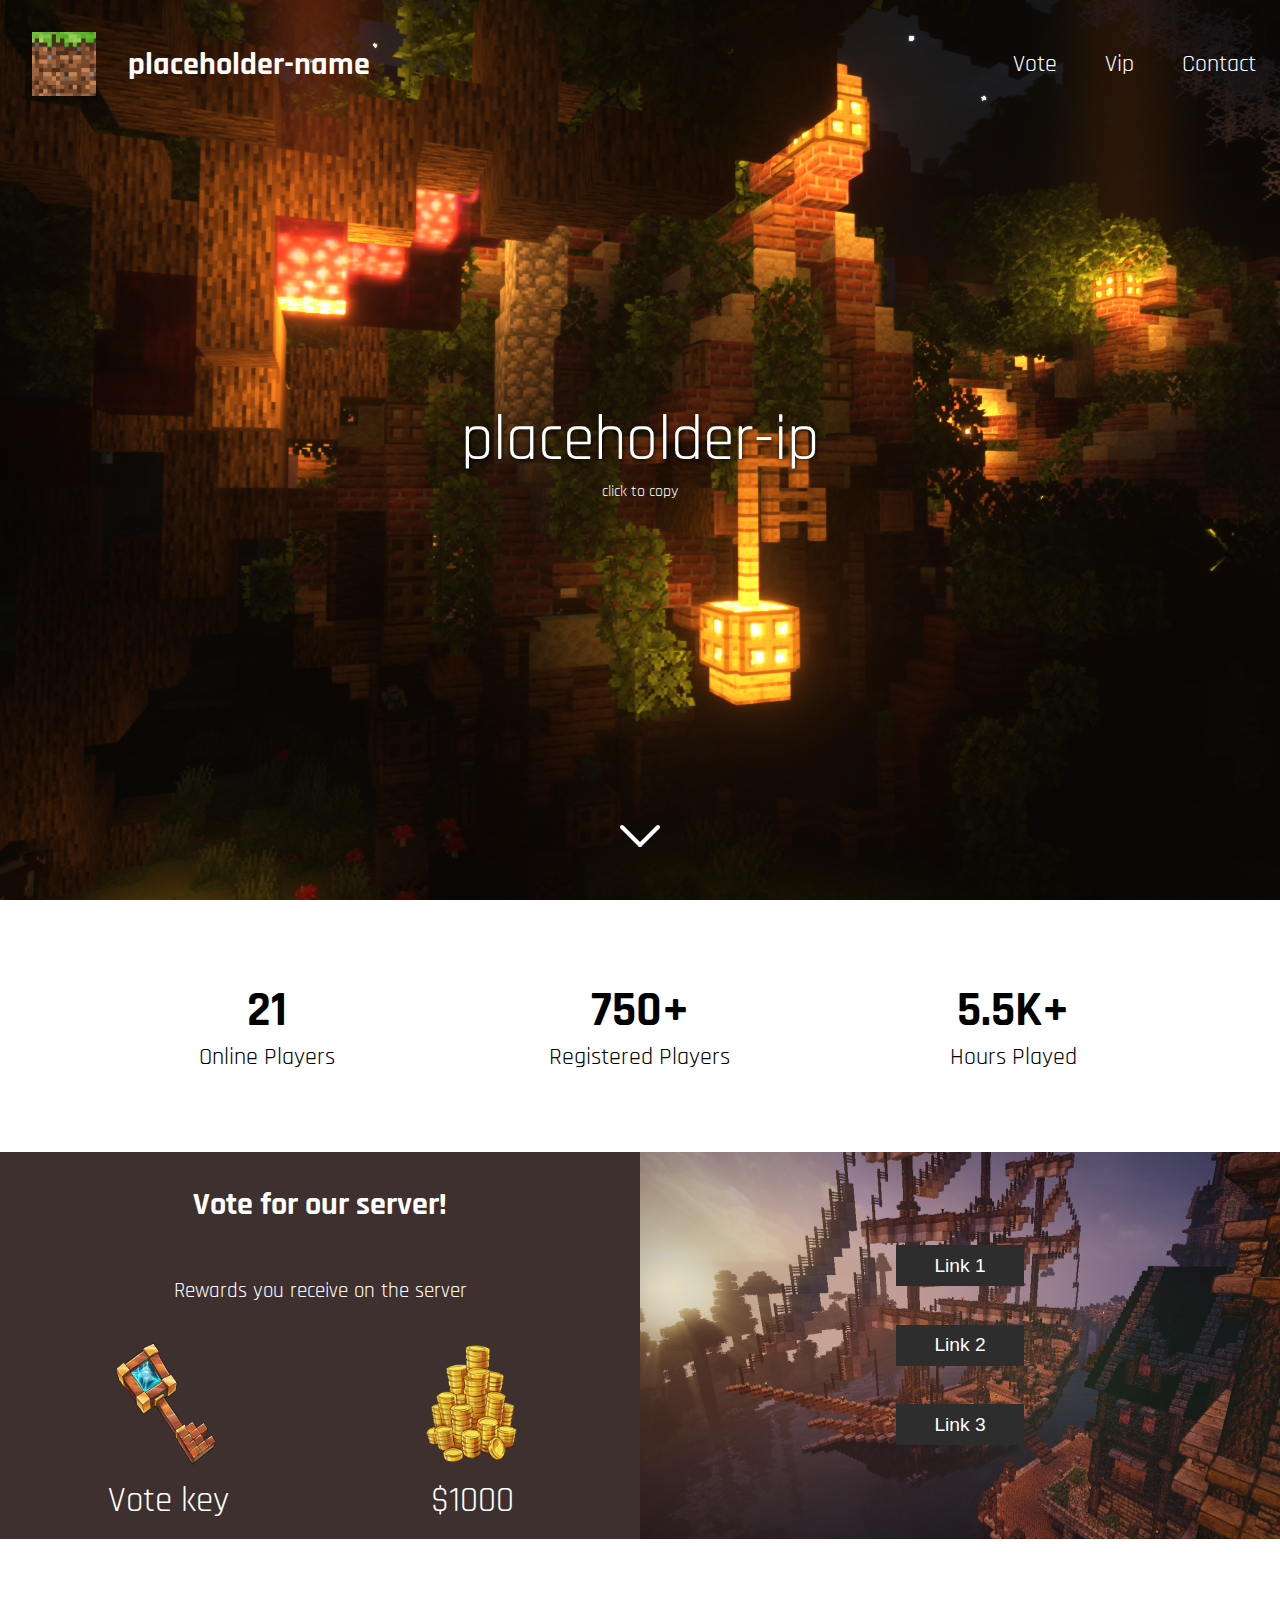
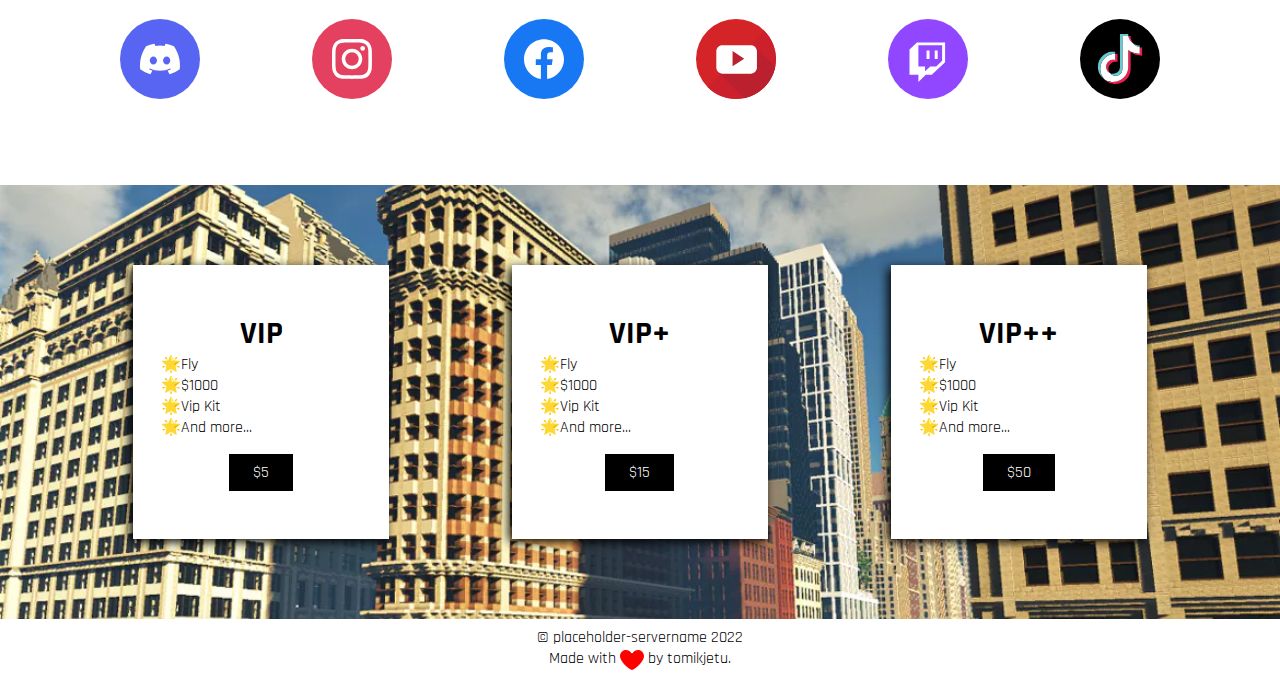
<file: 2022/minecraft-server/index.html>
<!DOCTYPE html>
<html lang="en">

<head>
  <meta charset="UTF-8">
  <meta http-equiv="X-UA-Compatible" content="IE=edge">
  <meta name="viewport" content="width=device-width, initial-scale=1.0">

  <link rel="preconnect" href="https://fonts.googleapis.com">
  <link rel="preconnect" href="https://fonts.gstatic.com" crossorigin>
  <link href="https://fonts.googleapis.com/css2?family=Rajdhani&display=swap" rel="stylesheet">

  <link rel="stylesheet" href="assets/style/root.css">
  <link rel="stylesheet" href="assets/style/index.css">


  <title>placeholder-name</title>
</head>

<body>

  <!-- HEADER -->

  <div class="header">

    <div class="navigation-wrapper">
      <a class="logo">
        <img src="assets/images/logo.jpg">
        <h1>placeholder-name</h1>
      </a>

      <nav>
        <ul>
          <li><a href="/#vote">Vote</a></li>
          <li><a href="/#vip">Vip</a></li>
          <li><a href="/#socials">Contact</a></li>
        </ul>
        <div class="burger-menu">
          <img src="assets/icons/menu.svg">
        </div>
        <div class="close-menu">
          <img src="assets/icons/close.svg">
        </div>

        <script>
          var burger_menu = document.getElementsByClassName("burger-menu")[0];
          var close_menu = document.getElementsByClassName("close-menu")[0];

          var switchMenu = (event) => {
            document.querySelector("nav").classList.toggle("active");
          }

          burger_menu.addEventListener("click", switchMenu);
          close_menu.addEventListener("click", switchMenu);
        </script>

      </nav>
    </div>


    <div class="ip-address">
      <p class="address">placeholder-ip</p>
      <p class="addition">click to copy</p>

      <script>
        var address = document.getElementsByClassName("ip-address")[0].children[0];
        var addition = document.getElementsByClassName("ip-address")[0].children[1];
        address.addEventListener("click", (event) => {
          addition.innerText = "copied";
          navigator.clipboard.writeText("minesurv.eu");
        });
      </script>

    </div>

    <a href="#stats" class="read-more"><img src="assets/icons/bottom-arrow.svg" alt=""></a>


  </div>

  <section class="stats" id="stats">
    <div class="stats-wrapper">
      <div class="stat">
        <h1 stat="registered">21</h1>
        <p>Online Players</p>
      </div>
      <div class="stat">
        <h1 stat="registered">750+</h1>
        <p>Registered Players</p>
      </div>
      <div class="stat">
        <h1 stat="registered">5.5K+</h1>
        <p>Hours Played</p>
      </div>
    </div>
  </section>

  <section class="vote" id="vote">
    <div class="row">
      <div class="col">
        <div class="vote-text">
          <h1>Vote for our server!</h1>
          <p>Rewards you receive on the server</p>
          <div class="rewards">
            <div class="reward">
              <img src="assets/images/mc/key.png">
              <p>Vote key</p>
            </div>
            <div class="reward">
              <img src="assets/images/mc/coins.png">
              <p>$1000</p>
            </div>
          </div>
        </div>
      </div>
      <div class="col">
        <div class="vote-links">
          <button>Link 1</button>
          <button>Link 2</button>
          <button>Link 3</button>
        </div>
      </div>
    </div>
  </section>

  <section class="socials" id="socials">
    <div class="socials-wrapper">
      <div class="social">
        <a href=""><img src="assets/images/socials/discord.svg" alt=""></a>
      </div>
      <div class="social">
        <a href=""><img src="assets/images/socials/instagram.svg" alt=""></a>
      </div>
      <div class="social">
        <a href=""><img src="assets/images/socials/facebook.svg" alt=""></a>
      </div>
      <div class="social">
        <a href=""><img src="assets/images/socials/youtube.svg" alt=""></a>
      </div>
      <div class="social">
        <a href=""><img src="assets/images/socials/twitch.svg" alt=""></a>
      </div>
      <div class="social">
        <a href=""><img src="assets/images/socials/tiktok.svg" alt=""></a>
      </div>
    </div>
  </section>

  <section class="vip" id="vip">
    <div class="vip-wrapper">
      <div class="vip-content">
        <h1>VIP</h1>
        <ul>
          <li>Fly</li>
          <li>$1000</li>
          <li>Vip Kit</li>
          <li>And more...</li>
        </ul>
        <a href="">
          <p class="price">$5</p>
        </a>
      </div>
      <div class="vip-content">
        <h1>VIP+</h1>
        <ul>
          <li>Fly</li>
          <li>$1000</li>
          <li>Vip Kit</li>
          <li>And more...</li>
        </ul>
        <a href="">
          <p class="price">$15</p>
        </a>
      </div>
      <div class="vip-content">
        <h1>VIP++</h1>
        <ul>
          <li>Fly</li>
          <li>$1000</li>
          <li>Vip Kit</li>
          <li>And more...</li>
        </ul>
        <a href="">
          <p class="price">$50</p>
        </a>
      </div>
    </div>
  </section>

  <div class="footer">
    <p>
      © placeholder-servername 2022
    </p>

    <a class="credit" href="https://tomikjetu.me" target="_blank">
      Made with <img src="assets/icons/heart.svg" class="icon"> by tomikjetu.
    </a>
  </div>

</body>

</html>
</file>
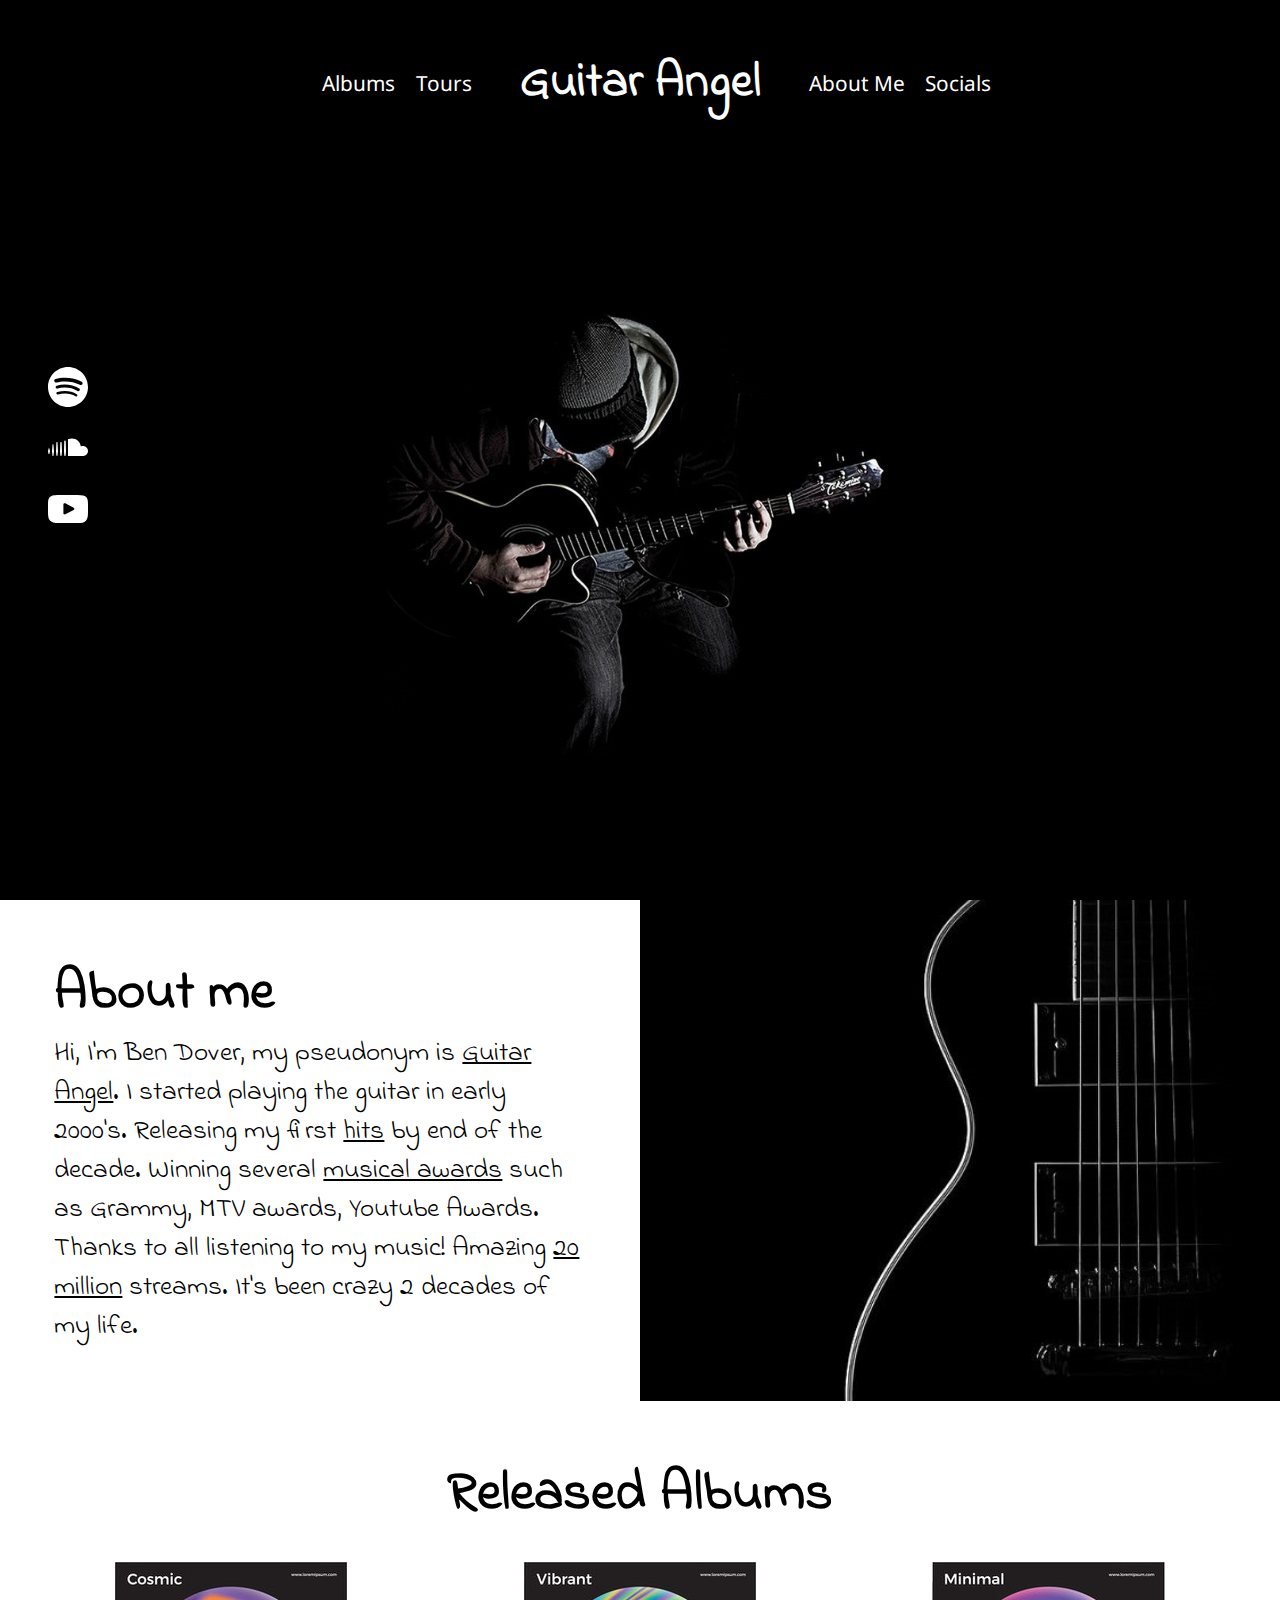
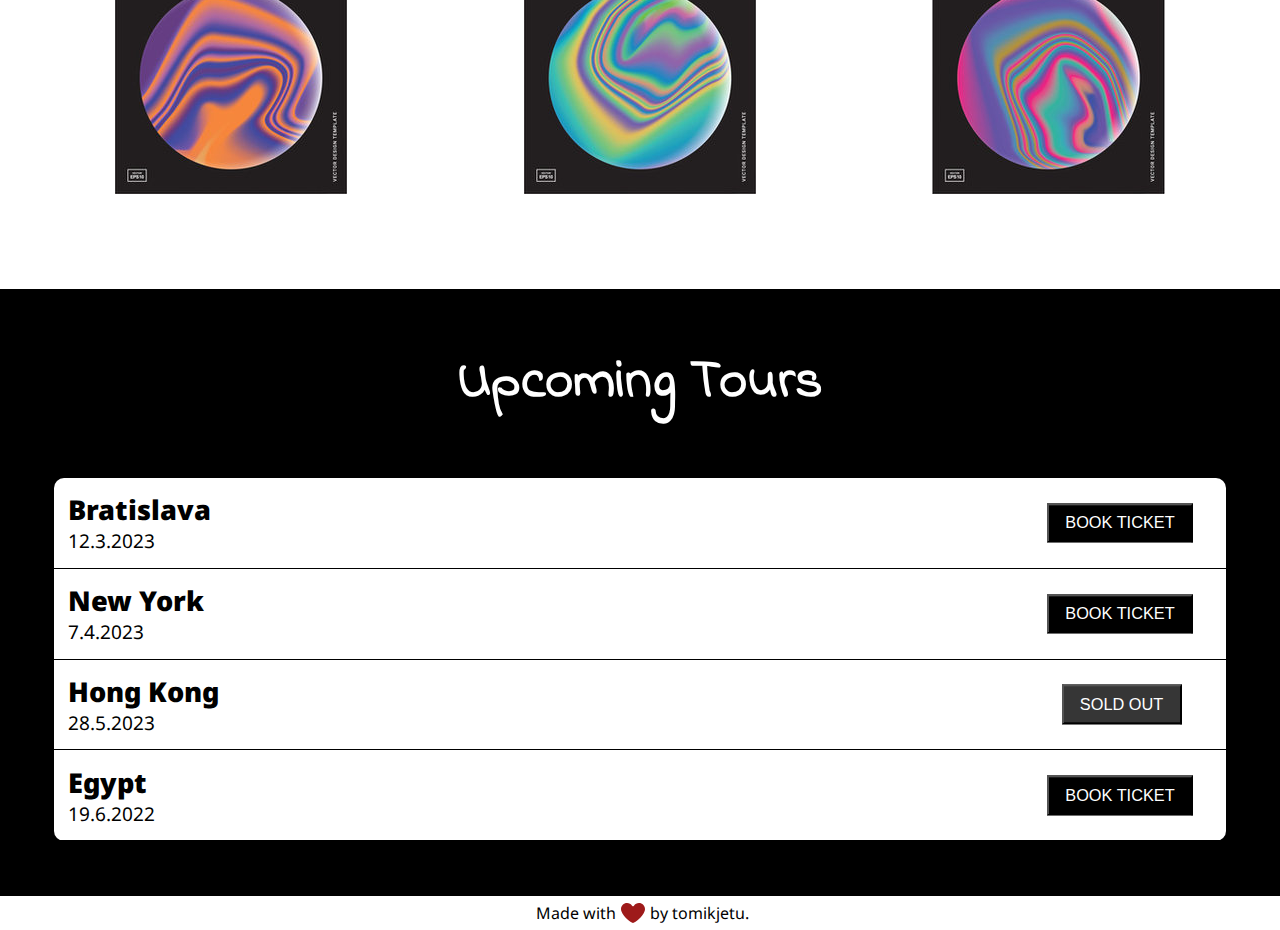
<file: 2022/musician/index.html>
<!DOCTYPE html>
<html lang="en">

<head>
  <meta charset="UTF-8">
  <meta http-equiv="X-UA-Compatible" content="IE=edge">
  <meta name="viewport" content="width=device-width, initial-scale=1.0">

  <link rel="preconnect" href="https://fonts.googleapis.com">
  <link rel="preconnect" href="https://fonts.gstatic.com" crossorigin>
  <link href="https://fonts.googleapis.com/css2?family=Indie+Flower&display=swap" rel="stylesheet">
  <link href="https://fonts.googleapis.com/css2?family=Noto+Sans&display=swap" rel="stylesheet">

  <link rel="stylesheet" href="style.css">



  <title>Musician</title>
</head>

<body>
  <header>

    <nav>
      <ul class="left-nav">
        <a href="#albums">
          <li>Albums</li>
        </a>
        <a href="#tours">
          <li>Tours</li>
        </a>
      </ul>
      <h1 class="logo">Guitar Angel</h1>
      <ul class="right-nav">
        <a href="#about-me">
          <li>About Me</li>
        </a>
        <a href="">
          <li>Socials</li>
        </a>
      </ul>
    </nav>


    <div class="music-socials">
      <a href="">
        <img src="assets/icons/spotify.svg" alt="">
      </a>
      <a href="">
        <img src="assets/icons/soundcloud.svg" alt="">
      </a>
      <a href="">
        <img src="assets/icons/youtube.svg" alt="">
      </a>
    </div>

  </header>


  <section class="about-me" id="about-me">
    <div class="col">
      <h1>About me</h1>
      <p>Hi, I'm Ben Dover, my pseudonym is <u>Guitar Angel</u>.
        I started playing the guitar in early 2000's.
        Releasing my first <u>hits</u> by end of the decade.
        Winning several <u>musical awards</u> such as Grammy, MTV awards, Youtube Awards.
        Thanks to all listening to my music! Amazing <u>20 million</u> streams. It's been crazy 2 decades of my life.
      </p>
    </div>
    <div class="col image"></div>
  </section>

  <section class="albums" id="albums">
    <h1>Released Albums</h1>
    <div class="list">
      <div class="album" id="album-cosmic" onclick="selectAlbum('cosmic')">
        <img src="assets/images/albums/cosmic.png" alt="" class="cover">
        <img src="assets/images/albums/cd-cosmic.png" alt="" class="cd">
      </div>
      <div class="album" id="album-vibrant" onclick="selectAlbum('vibrant')">
        <img src="assets/images/albums/vibrant.png" alt="" class="cover">
        <img src="assets/images/albums/cd-vibrant.png" alt="" class="cd">
      </div>
      <div class="album" id="album-minimal" onclick="selectAlbum('minimal')">
        <img src="assets/images/albums/minimal.png" alt="" class="cover">
        <img src="assets/images/albums/cd-minimal.png" alt="" class="cd">
      </div>
    </div>

    <div class="songs">

      <div class="song-list" id="songs-cosmic">
        <h1>Cosmic</h1>
        <div class="links">
          <div class="placeholder">
            <img src="assets/icons/headset.svg" alt="">
          </div>
          <div class="links-wrapper">
            <a class="link" href="">
              <img src="assets/icons/spotify.svg" alt="">
            </a>
            <a class="link" href="">
              <img src="assets/icons/soundcloud.svg" alt="">
            </a>
            <a class="link" href="">
              <img src="assets/icons/youtube.svg" alt="">
            </a>
          </div>
        </div>
        <ul>
          <li>Intro <div class="listen" onclick="play(this)"><img src="assets/icons/play.svg" alt=""></div>
          </li>
          <li>Get Low <div class="listen" onclick="play(this)"><img src="assets/icons/play.svg" alt=""></div>
          </li>
          <li>Guitar Angels <div class="listen" onclick="play(this)"><img src="assets/icons/play.svg" alt=""></div>
          </li>
          <li>Love to Live<div class="listen" onclick="play(this)"><img src="assets/icons/play.svg" alt=""></div>
          </li>
          <li>Your Smiles <div class="listen" onclick="play(this)"><img src="assets/icons/play.svg" alt=""></div>
          </li>
          <li>Our Choices<div class="listen" onclick="play(this)"><img src="assets/icons/play.svg" alt=""></div>
          </li>
          <li>Pain Of World<div class="listen" onclick="play(this)"><img src="assets/icons/play.svg" alt=""></div>
          </li>
        </ul>
      </div>
      <div class="song-list" id="songs-vibrant">
        <h1>Vibrant</h1>
        <div class="links">
          <div class="placeholder">
            <img src="assets/icons/headset.svg" alt="">
          </div>
          <div class="links-wrapper">
            <a class="link" href="">
              <img src="assets/icons/spotify.svg" alt="">
            </a>
            <a class="link" href="">
              <img src="assets/icons/soundcloud.svg" alt="">
            </a>
            <a class="link" href="">
              <img src="assets/icons/youtube.svg" alt="">
            </a>
          </div>
        </div>
        <ul>
          <li>Intro <div class="listen" onclick="play(this)"><img src="assets/icons/play.svg" alt=""></div>
          </li>
          <li>Get Low <div class="listen" onclick="play(this)"><img src="assets/icons/play.svg" alt=""></div>
          </li>
          <li>Guitar Angels <div class="listen" onclick="play(this)"><img src="assets/icons/play.svg" alt=""></div>
          </li>
          <li>Love to Live<div class="listen" onclick="play(this)"><img src="assets/icons/play.svg" alt=""></div>
          </li>
          <li>Your Smiles <div class="listen" onclick="play(this)"><img src="assets/icons/play.svg" alt=""></div>
          </li>
          <li>Our Choices<div class="listen" onclick="play(this)"><img src="assets/icons/play.svg" alt=""></div>
          </li>
          <li>Pain Of World<div class="listen" onclick="play(this)"><img src="assets/icons/play.svg" alt=""></div>
          </li>
        </ul>
      </div>
      <div class="song-list" id="songs-minimal">
        <h1>Minimal</h1>
        <div class="links">
          <div class="placeholder">
            <img src="assets/icons/headset.svg" alt="">
          </div>
          <div class="links-wrapper">
            <a class="link" href="">
              <img src="assets/icons/spotify.svg" alt="">
            </a>
            <a class="link" href="">
              <img src="assets/icons/soundcloud.svg" alt="">
            </a>
            <a class="link" href="">
              <img src="assets/icons/youtube.svg" alt="">
            </a>
          </div>
        </div>
        <ul>
          <li>Intro <div class="listen" onclick="play(this)"><img src="assets/icons/play.svg" alt=""></div>
          </li>
          <li>Get Low <div class="listen" onclick="play(this)"><img src="assets/icons/play.svg" alt=""></div>
          </li>
          <li>Guitar Angels <div class="listen" onclick="play(this)"><img src="assets/icons/play.svg" alt=""></div>
          </li>
          <li>Love to Live<div class="listen" onclick="play(this)"><img src="assets/icons/play.svg" alt=""></div>
          </li>
          <li>Your Smiles <div class="listen" onclick="play(this)"><img src="assets/icons/play.svg" alt=""></div>
          </li>
          <li>Our Choices<div class="listen" onclick="play(this)"><img src="assets/icons/play.svg" alt=""></div>
          </li>
          <li>Pain Of World<div class="listen" onclick="play(this)"><img src="assets/icons/play.svg" alt=""></div>
          </li>
        </ul>
      </div>
    </div>

    <script>
      function selectAlbum(name) {
        //get elements
        var album = document.querySelector(`#album-${name}`);
        var songs = document.querySelector(`#songs-${name}`);

        //remove last album from selectoin
        var selected = document.querySelector(".selected");
        if (selected) selected.classList.remove("selected");

        //deactivate last song list
        var active = document.querySelector(".active");
        if (active) active.classList.remove("active");

        //select new album and activate songlist
        album.classList.add("selected");
        songs.classList.add("active");
      }

      var audio = new Audio("https://www.looperman.com/media/loops/4055719/looperman-l-4055719-0308166-suis-moi-100-bpm-dsharp-minor-by-namelessprod.mp3");

      audio.loop = true;

      function play(song) {
        //determine if pause was clicked
        var pausing = song.classList.contains("playing-song");

        //pause last song
        var lastPlaying = document.querySelector(".playing-song");
        if (lastPlaying) lastPlaying.classList.remove("playing-song");

        //remove rolling animation from last playing cd
        var rollingCd = document.querySelector(".playing");
        if (rollingCd) rollingCd.classList.remove("playing");

        audio.currentTime = 0;
        audio.pause();

        if (!pausing) {
          //selected cd to add rolling animation
          var Cd = document.querySelector(".selected");

          //add classes
          song.classList.add("playing-song");
          Cd.classList.add("playing");

          //TODO - load each song from element attribute

          audio.play();
        }

      }
    </script>

  </section>

  <section class="tours" id="tours">
    <h1>Upcoming Tours</h1>
    <div class="list">
      <div class="tour">
        <p class="city">Bratislava</p>
        <div class="date">12.3.2023</div>
        <button class="book-now">BOOK TICKET</button>
      </div>
      <div class="tour">
        <p class="city">New York</p>
        <div class="date">7.4.2023</div>
        <button class="book-now">BOOK TICKET</button>
      </div>
      <div class="tour">
        <p class="city">Hong Kong</p>
        <div class="date">28.5.2023</div>
        <button class="book-now sold">SOLD OUT</button>
      </div>
      <div class="tour">
        <p class="city">Egypt</p>
        <div class="date">19.6.2022</div>
        <button class="book-now">BOOK TICKET</button>
      </div>
    </div>
  </section>

  <footer>
    <a href="https://tomikjetu.me">
      Made with <img src="assets/icons/heart.svg"> by tomikjetu.
    </a>
  </footer>

</body>

</html>
</file>
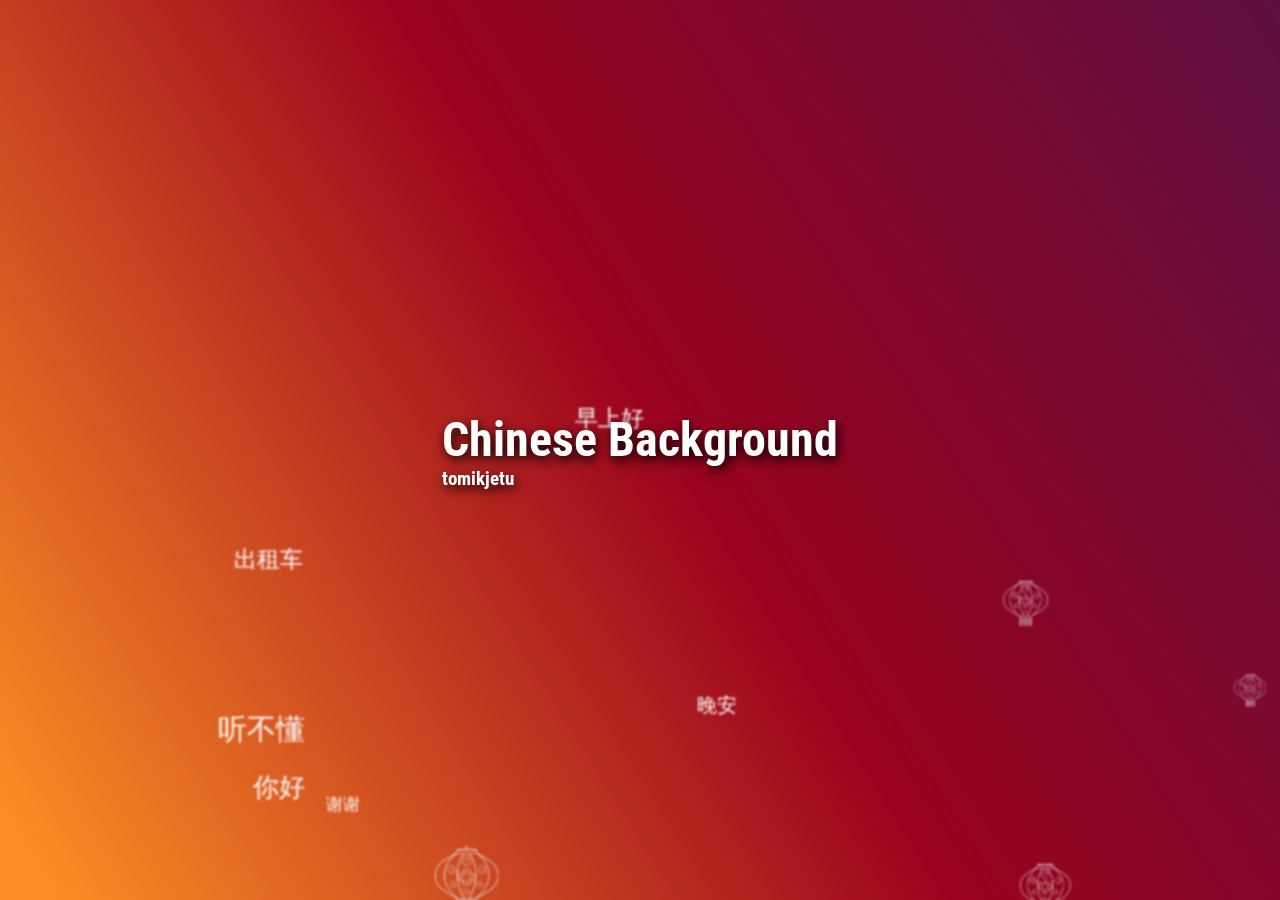
<file: 2023/chinese-background/index.html>
<!DOCTYPE html>
<html lang="en">

<head>
  <meta charset="UTF-8">
  <meta http-equiv="X-UA-Compatible" content="IE=edge">
  <meta name="viewport" content="width=device-width, initial-scale=1.0">
  <title>MandarinKyle</title>
  <script src="script.js" defer></script>
  <link rel="stylesheet" href="styles.css">
  <link rel="preconnect" href="https://fonts.googleapis.com">
  <link rel="preconnect" href="https://fonts.gstatic.com" crossorigin>
  <link href="https://fonts.googleapis.com/css2?family=Roboto+Condensed:wght@300&display=swap" rel="stylesheet">
</head>

<body>
  <canvas id="background"></canvas>
  <div class="content">
    <div class="wrapper">
      <h2>Chinese Background</h2>
      <h3>tomikjetu</h3>
    </div>
  </div>
</body>

</html>
</file>
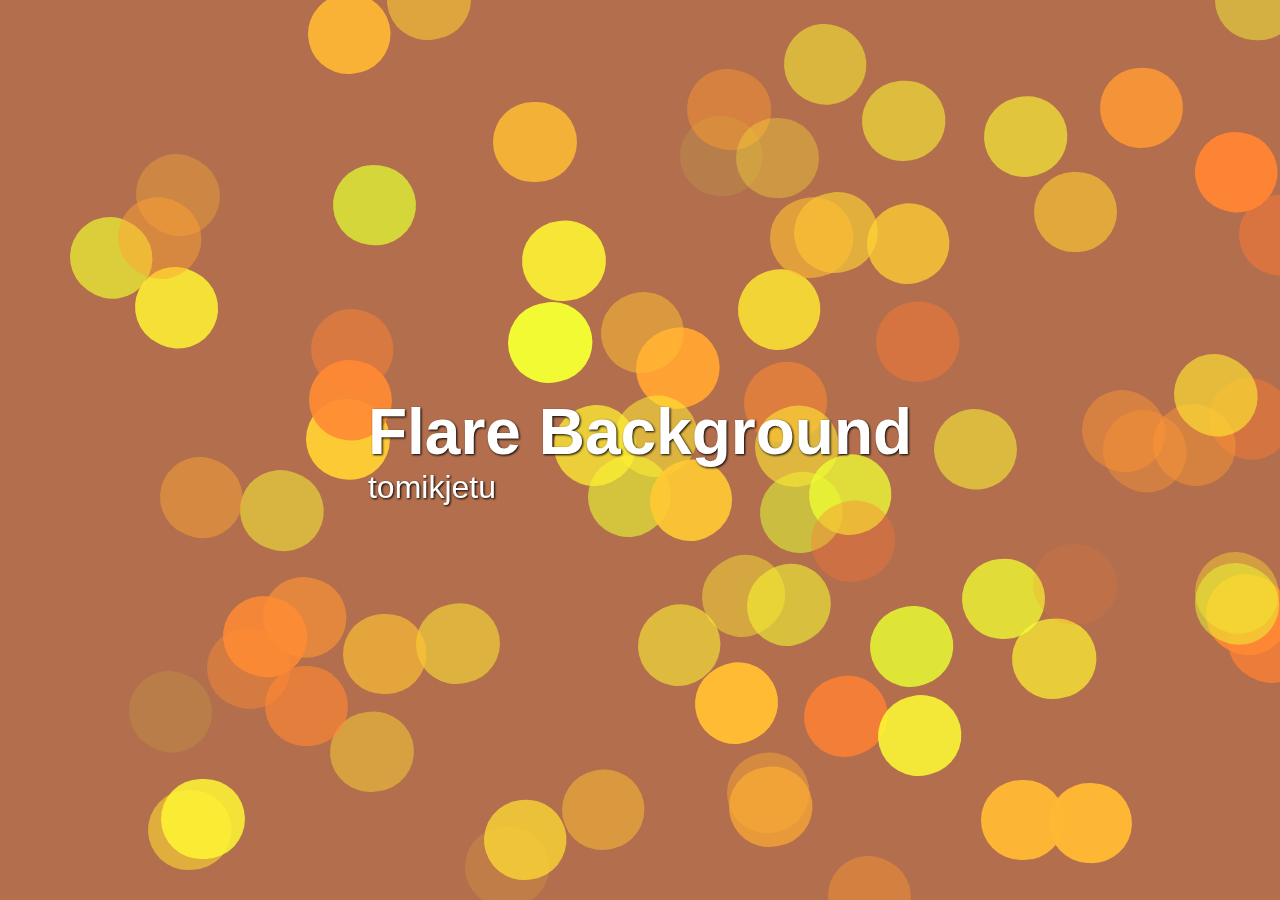
<file: 2023/partiles-background/index.html>
<!DOCTYPE html>
<html lang="en">
<head>
  <meta charset="UTF-8">
  <meta http-equiv="X-UA-Compatible" content="IE=edge">
  <meta name="viewport" content="width=device-width, initial-scale=1.0">
  <title>Document</title>
  <link rel="stylesheet" href="style.css">
  <script src="noise.min.js"></script>
  <script src="tools.js"></script>
  <script src="script.js"></script>
</head>
<body>
  <section class="animated-background">
    <canvas id="background"></canvas>
    <div class="content-wrapper">
      <div class="content">
        <h1>Flare Background</h1>
        <p>tomikjetu</p>
      </div>
    </div>
  </section>
</body>
</html>
</file>
<file: 2022/minecraft-server/assets/style/root.css>
* {
  padding: 0px;
  margin: 0;
}

body {}

html {
  font-family: 'Rajdhani', sans-serif;
  scroll-behavior: smooth;
}


.header {
  min-height: 100vh;
  position: relative;
}

.navigation-wrapper {
  display: inline-flex;
  align-items: center;
  width: 100%;
  z-index: 2;
}

.header .logo {
  display: inline-flex;
  align-items: center;
}

.header .logo img {
  width: 4em;
  padding: 2em;
  cursor: pointer;
}

.header nav {
  flex: 1;
  z-index: 2;
}

.header nav ul {
  display: flex;
  justify-content: flex-end;
  list-style: none;
  z-index: 2;
}

.header nav ul a {
  text-decoration: none;
  color: white;
  font-size: 1.5em;
  margin: 0 1em;
}

.burger-menu {
  display: none;
  float: right;
  margin-right: 2em;
  cursor: pointer;
}

.close-menu {
  display: none;
}

@media (max-width: 750px) {
  .header nav ul {
    display: none;
  }

  .burger-menu {
    display: block;
  }

  .active .close-menu {
    display: block;
    position: absolute;
    top: 1.5em;
    right: 2em;
    z-index: 3;
    cursor: pointer;
  }

  nav.active ul {
    position: absolute;
    left: 0;
    top: 0;
    width: 100%;
    height: fit-content;
    background-color: white;
    display: block;
  }

  nav.active ul li {
    text-align: center;
  }

  .header nav.active a {
    color: black;
    line-height: 3em;
  }

  nav.active .burger-menu {
    display: none;
  }
}

section {
  max-width: 100vw;
  padding: 1em;
}

.row {
  display: flex;
}

.col {
  flex: 1;
}

.footer {
  text-align: center;
  padding: 0.5em;
}

.footer .credit {
  display: inline-flex;
  justify-content: center;
  text-decoration: none;
  color: black;
}

.footer .icon {
  width: 1.5em;
  margin: 0 4px;
}

@media (max-width: 1000px) {
  .row {
    flex-direction: column;
  }
}
</file>
<file: 2022/minecraft-server/assets/style/index.css>
/*header section*/

.header {
  background: url("../images/background.png");
  background-repeat: no-repeat;
  background-position: center;
  color: white;
}


.ip-address {
  position: absolute;
  top: 0;

  width: 100%;
  height: 100%;

  display: grid;
  align-content: center;
  text-align: center;
  z-index: 0;
}

.ip-address .address {
  font-size: 4em;
  text-shadow: 1px 1px 5px black;
  cursor: pointer;
  user-select: none;
}


.header .read-more {
  position: absolute;
  bottom: 2em;

  width: 100%;

  display: grid;
  justify-content: center;
  z-index: 2;
}

.header .read-more img {
  width: 4em;
  animation: more 3s alternate infinite ease;
}

@keyframes more {
  20% {
    transform: translateY(0);
  }

  50% {
    transform: translateY(20px);
  }

  100% {
    transform: translateY(0);
  }
}

/*  vote section  */

.vote {
  text-align: center;
  padding: 0px;
  background-color: #3d302f;
  color: white;
}

.vote-text>* {
  padding: 1em;
}

.vote-text p {
  font-size: 1.3em;
}

.vote .rewards {
  display: grid;

  grid-template-columns: 1fr 1fr;
}


@media (max-width: 500px) {
  .vote .rewards {
    grid-template-columns: 1fr;
    grid-template-rows: 1fr 1fr;
  }
}

.reward {
  font-size: 1.7em;
}

.reward img {
  width: 128px;
  height: 128px;
}

.vote-links {
  height: 100%;
  display: flex;
  flex-direction: column;
  align-items: center;
  justify-content: center;
  background: url("../images/background-2.png");
  background-position: center;
}

.vote-links button {
  padding: 0.5em 2em;
  margin: 1em;

  border: none;
  color: white;
  background: #2D2D2D;
  ;
  font-size: 1.2em;

  cursor: pointer;
}

.stats-wrapper {
  display: grid;
  grid-template-columns: 1fr 1fr 1fr;
  padding: 4em;
}

.stat {
  display: flex;
  flex-direction: column;
  text-align: center;
  font-size: 1.5em;
}

.socials-wrapper {
  display: flex;
  justify-content: space-around;
  text-align: center;
  padding: 4em;
  gap: 2em;
}

.social img {
  width: 5em;
}

@media (max-width: 1000px) {
  .social img {
    width: 4em;
  }
}

@media (max-width: 800px) {
  .social img {
    width: 3em;
  }
}

@media (max-width: 600px) {
  .social img {
    width: 2em;
  }
}


.vip {
  background: url("../images/background-3.png");
  background-repeat: no-repeat;
  background-position: center;
  background-size: cover;
}

.vip-wrapper {
  display: grid;
  grid-template-columns: 1fr 1fr 1fr;
  gap: 1em;
  padding: 4em;
  justify-items: center;
}

@media (max-width: 1000px){
  .vip-wrapper {
    grid-template-columns: 1fr 1fr;
  }

  .vip-content:nth-child(3) {
    grid-column: span 2;
  }
}


@media (max-width: 750px) {
  .vip-wrapper {
    grid-template-columns: 1fr;
  }
  .vip-content:nth-child(3) {
    grid-column: span 1;
  }
}


.vip-content {
  background-color: white;
  padding: 3em;
  box-shadow: -3px 3px 10px 0px black;

  width: 10em;
}

.vip-content ul {
  list-style: "🌟";
}

.vip-content h1 {
  text-align: center;
}

.vip-content a {
  text-decoration: none;
}

.vip-content .price {
  width: fit-content;
  margin: 1em auto 0 auto;
  padding: 0.5em 1.5em;

  background: black;
  color: white;
  text-decoration: none;
}
</file>
<file: 2022/musician/style.css>
* {
  padding: 0;
  margin: 0;
}

::-webkit-scrollbar {
  width: 8px;
}

::-webkit-scrollbar-track {
  background: black;
}

::-webkit-scrollbar-thumb {
  background: white;
}

::-webkit-scrollbar-thumb:hover {
  background: #ccc;
}


/* ************************************************************************************

GLOBAL LAYOUT

************************************************************************************** */

html {
  scroll-behavior: smooth;
}

body {
  font-family: 'Noto Sans', sans-serif;
}

header {
  min-height: 100vh;
  background: black url("assets/images/musician.jpg");
  background-repeat: no-repeat;
  background-position: center;
  background-size: contain;
  color: white;
}

nav {
  display: flex;
  align-items: center;
  justify-content: center;
}

nav ul {
  display: flex;
  flex: 1 1 0;
  list-style: none;
  gap: 1em;
  font-size: 1.3em;
}

nav ul a {
  color: white;
  text-decoration: none;
}

section {
  font-family: 'Indie Flower', cursive;
  font-size: 1.7em;
  overflow: hidden;
  padding: 2em;
}


/* ************************************************************************************

NAV

************************************************************************************** */

.left-nav {
  justify-content: right;
}

.right-nav {
  justify-content: left;
}

.logo {
  font-size: 3em;
  padding: 1em;
  font-family: 'Indie Flower', cursive;
}

.music-socials {
  position: absolute;
  top: 0em;
  left: 3em;
  height: 100%;

  display: flex;
  flex-direction: column;
  justify-content: center;
  gap: 1em;
}

.music-socials img {
  width: 2.5em;
}

/* ************************************************************************************

ABOUT ME SECTION

************************************************************************************** */

.about-me {
  display: flex;
  padding: 0;
}

.col {
  flex: 1;
  padding: 2em;
}

.about-me .image {
  background: url("assets/images/guitar.jpg");
  background-repeat: no-repeat;
  background-position: center;
  background-size: cover;
}

@media (max-width: 1000px) {
  .about-me {
    flex-direction: column;
  }

  .about-me .image {
    min-height: 10em;
  }
}


/* ************************************************************************************

ALBUMS SECTION

************************************************************************************** */

.albums {
  text-align: center;
}

.album {
  position: relative;
  cursor: pointer;
}

.albums .list {
  margin: 1em 0 1em 0;
  position: relative;
  display: grid;
  gap: 2em;
  width: 100%;
  grid-template-columns: 1fr 1fr 1fr;
  justify-items: center;
}

@media (max-width: 1200px) {
  .albums .list {
    grid-template-columns: 1fr 1fr;
  }

  .albums .list :nth-child(3) {
    grid-column: span 2;
  }
}

@media (max-width: 900px) {
  .albums .list {
    grid-template-columns: 1fr;
  }

  .albums .list :nth-child(3) {
    grid-column: span 1;
  }
}


.cd {
  z-index: -1;
  position: absolute;
  top: 0px;
  left: 0px;
  transition: left 1s ease-in-out;
}

.album:hover .cd {
  left: 50%;
}

.album.selected .cd {
  left: 50%;
}

.album.playing .cd {
  animation: rotate 10s linear infinite;
}

@keyframes rotate {
  0% {
    rotate: 0deg;
  }

  100% {
    rotate: 360deg;
  }
}

.song-list {
  position: relative;
  display: none;
  background-color: black;
  color: white;
  padding: 1em;
  border-radius: 10px;
}

.song-list.active {
  display: block;
}

.song-list ul {
  list-style: decimal;
  text-align: left;
  padding-left: 2em;
}

.song-list li {
  position: relative;
}

.song-list .links img {
  width: 1.7em;
}

.song-list .links {
  position: absolute;
  top: 1em;
  right: 2em;
}

.song-list .links .links-wrapper {
  display: flex;
  flex-direction: row;
  justify-content: center;
  gap: 1em;
}

.song-list .placeholder {
  display: none;
}

@media (max-width: 900px) {
  .song-list .links .links-wrapper {
    flex-direction: column;
  }

  .song-list .link {
    display: none;
  }

  .song-list .placeholder {
    display: block;
  }

  .song-list .links:hover {
    z-index: 10;
  }

  .song-list .links {
    height: 9em;
  }

  .song-list .links .links-wrapper {
    background-color: black;
    overflow: hidden;
    justify-content: start;
    height: 0;
    transition: height 1s ease-in-out;
  }

  .song-list .links:hover .links-wrapper {
    height: 9em;
  }

  .song-list .links:hover .placeholder {
    display: none;
  }

  .song-list .links:hover .link {
    display: block;
  }
}

.song-list .listen img {
  width: 1em;
  top: 0.2em;
  right: 1.3em;
  position: absolute;
  cursor: pointer;
}

.song-list .playing-song img {
  content: url("assets/icons/pause.svg");
}


/* ************************************************************************************

TOURS SECTIONf

************************************************************************************** */

.tours {
  background: black;
  color: white;
  text-align: center;
}

.tours .list {
  font-family: 'Noto Sans', sans-serif;
  background-color: white;
  color: black;
  text-align: left;
  border-radius: 10px;
  margin-top: 2em;
}

.tours .list .tour {
  position: relative;
}

.tours .list .tour {
  border-bottom: 1px solid black;
}

.tours .list .city {
  font-weight: 900;
  padding: 0.5em 0.5em 0em 0.5em;
}

.tours .list .date {
  font-size: 0.7em;
  padding: 0em 0.7em 0.7em 0.7em;
}

.tours .list .book-now {
  padding: 0.5em 1em;
  position: absolute;
  right: 2em;
  top: 50%;
  transform: translateY(-50%);

  background-color: black;
  color: white;
  font-size: 0.6em;

  cursor: pointer;
}


.tours .list .book-now.sold {
  padding: 0.5em 1em;
  position: absolute;
  right: 2.7em;
  top: 50%;
  transform: translateY(-50%);

  background-color: rgb(54, 54, 54);
  color: white;
  font-size: 0.6em;

  cursor: pointer;
}

footer a {
  display: flex;
  justify-content: center;
  align-items: center;
  padding-left: 5px;
  text-decoration: none;
  color: black;
}

footer img {
  width: 24px;
  margin: 5px;
}
</file>
<file: 2023/chinese-background/styles.css>
* {
  margin: 0px;
  padding: 0px;
}

body {
  overflow: hidden;
}

#background {
  position: absolute;
  z-index: 1;
  width: 100vw;
  height: 100vh;
}

.content {
  position: absolute;
  z-index: 2;

  width: 100vw;
  height: 100vh;

  display: flex;
  justify-content: center;
  align-items: center;

}

.wrapper {
  color: white;
  font-family: 'Roboto Condensed', sans-serif;
  filter: drop-shadow(2px 4px 6px black);

  
}

h2 {
  font-size: 3em;
}
</file>
<file: 2023/partiles-background/style.css>
* {
  margin: 0;
}

.animated-background canvas {
  position: absolute;
  z-index: 0;
  width: 100vw;
  height: 100vh;
}

.animated-background .content-wrapper {
  position: absolute;
  display: flex;
  width: 100%;
  height: 100%;
  justify-content: center;
  align-items: center;
  flex-direction: column;
  font-size: 2em;
  font-family: 'Gill Sans', 'Gill Sans MT', Calibri, 'Trebuchet MS', sans-serif;
  color: white;
  filter: drop-shadow(1px 1px 1px black);
}
</file>
